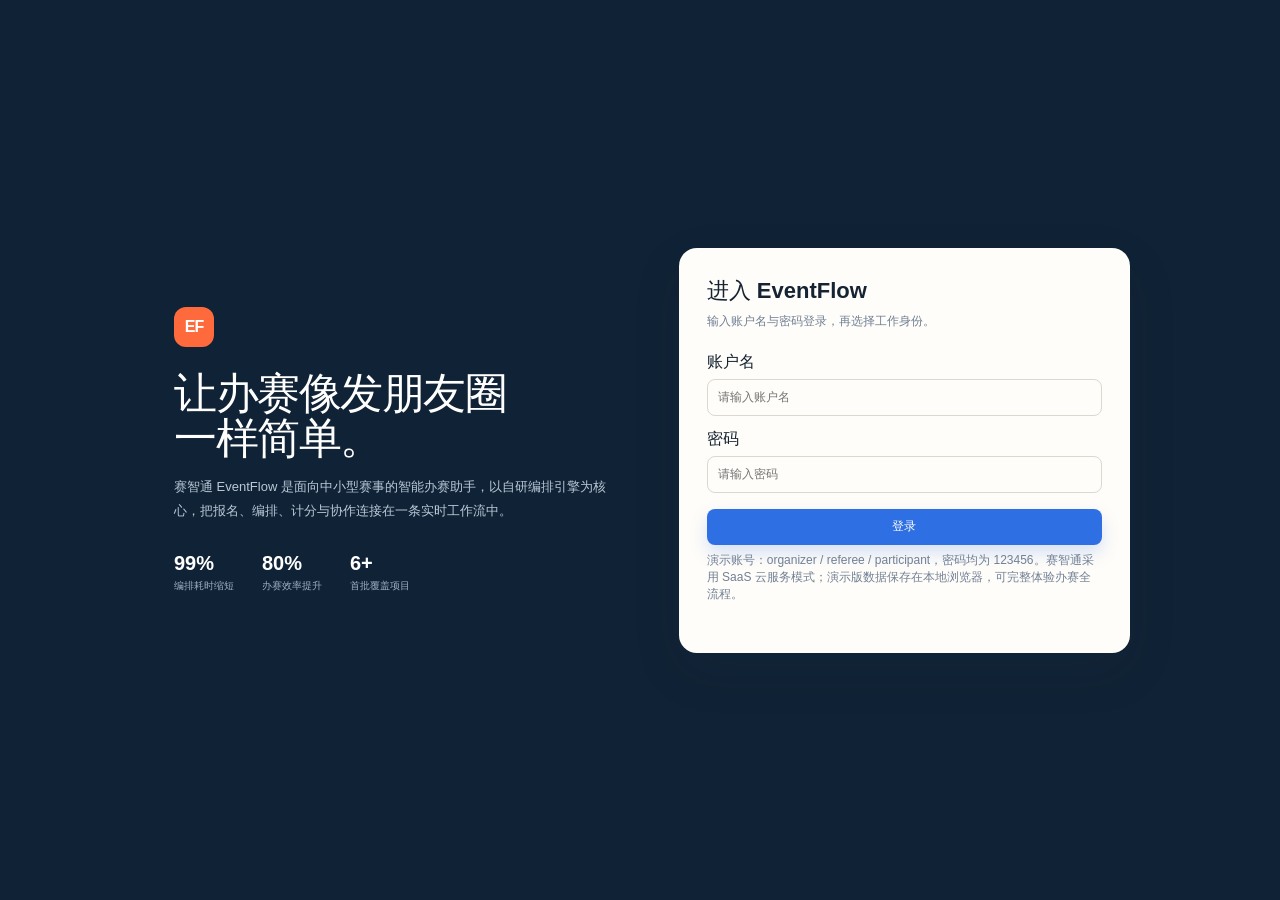
<file: index.html>
<!doctype html><html lang="zh-CN"><head><meta charset="utf-8"><meta name="viewport" content="width=device-width,initial-scale=1"><link rel="icon" href="favicon.svg?v=20260912b" type="image/svg+xml" /><title>赛智通 EventFlow</title><link rel="stylesheet" href="eventflow-app.css?v=20260912b"></head><body class="login-page"><main class="login-layout"><section class="login-copy"><div class="brand-mark">EF</div><h1>让办赛像发朋友圈<br>一样简单。</h1><p>赛智通 EventFlow 是面向中小型赛事的智能办赛助手，以自研编排引擎为核心，把报名、编排、计分与协作连接在一条实时工作流中。</p><div class="login-proof"><div><b>99%</b><span>编排耗时缩短</span></div><div><b>80%</b><span>办赛效率提升</span></div><div><b>6+</b><span>首批覆盖项目</span></div></div></section><section class="login-card"><h2>进入 EventFlow</h2><p>输入账户名与密码登录，再选择工作身份。</p><form id="login-form"><label class="field"><span>账户名</span><input class="ef-input" id="login-account" type="text" placeholder="请输入账户名" autocomplete="username"></label><label class="field" style="margin-top:13px"><span>密码</span><input class="ef-input" id="login-password" type="password" placeholder="请输入密码" autocomplete="current-password"></label><p id="login-error" style="color:var(--red);font-size:11px;margin:10px 0 0;display:none"></p><button class="primary-button" type="submit" style="margin-top:16px">登录</button></form><p class="workspace-note">演示账号：organizer / referee / participant，密码均为 123456。赛智通采用 SaaS 云服务模式；演示版数据保存在本地浏览器，可完整体验办赛全流程。</p></section></main><script src="ef-data.js?v=20260912b"></script><script src="ef-ui.js?v=20260912b"></script><script src="login.js?v=20260912b"></script></body></html>
</file>
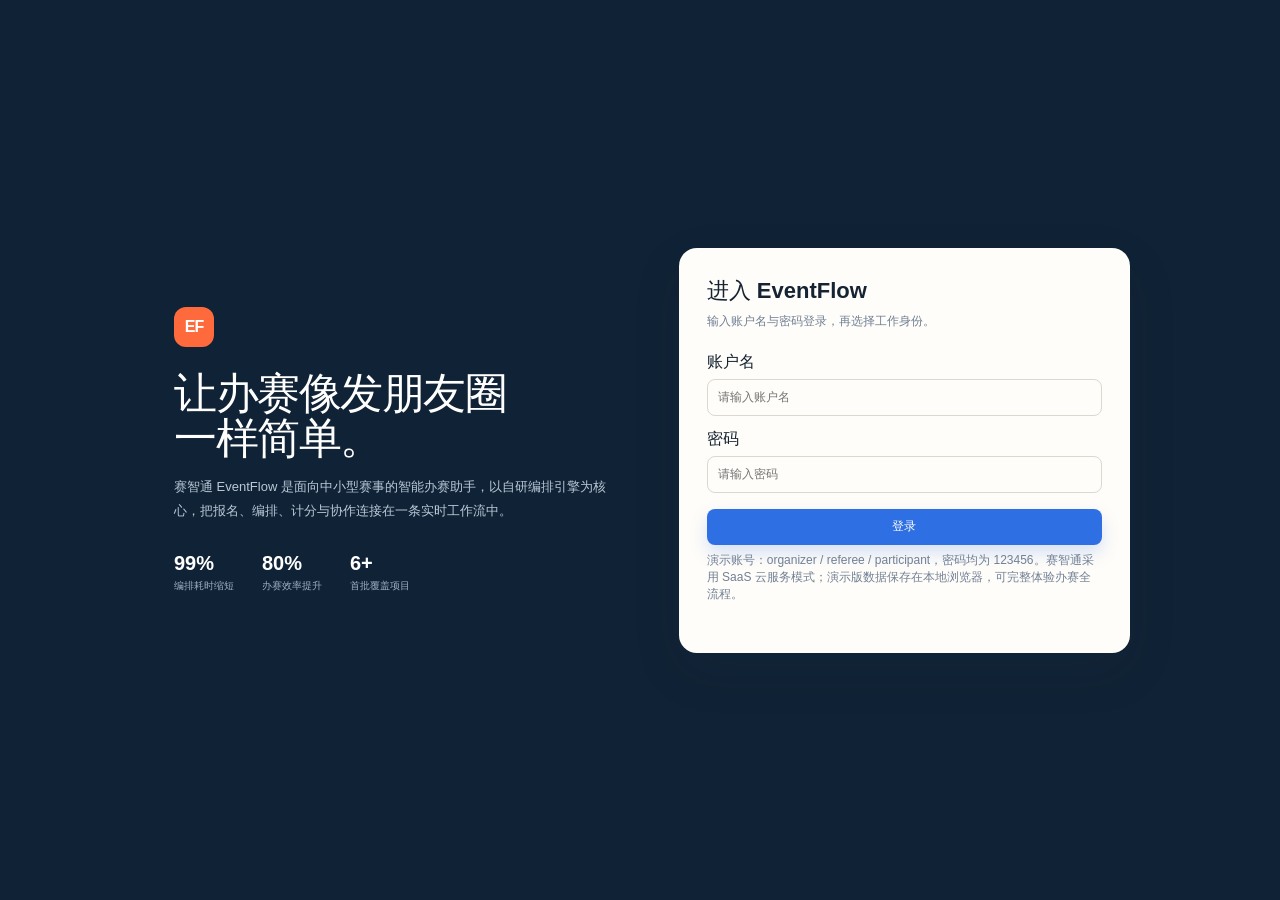
<file: organizer.html>
<!doctype html><html lang="zh-CN"><head><meta charset="utf-8"><meta name="viewport" content="width=device-width,initial-scale=1"><link rel="icon" href="favicon.svg?v=20260912b" type="image/svg+xml" /><title>组织者后台 · EventFlow</title><link rel="stylesheet" href="eventflow-app.css?v=20260912b"></head><body><script src="scheduling-engine.js?v=20260912b"></script><script src="ef-data.js?v=20260912b"></script><script src="ef-ui.js?v=20260912b"></script><script src="organizer.js?v=20260912b"></script></body></html>
</file>
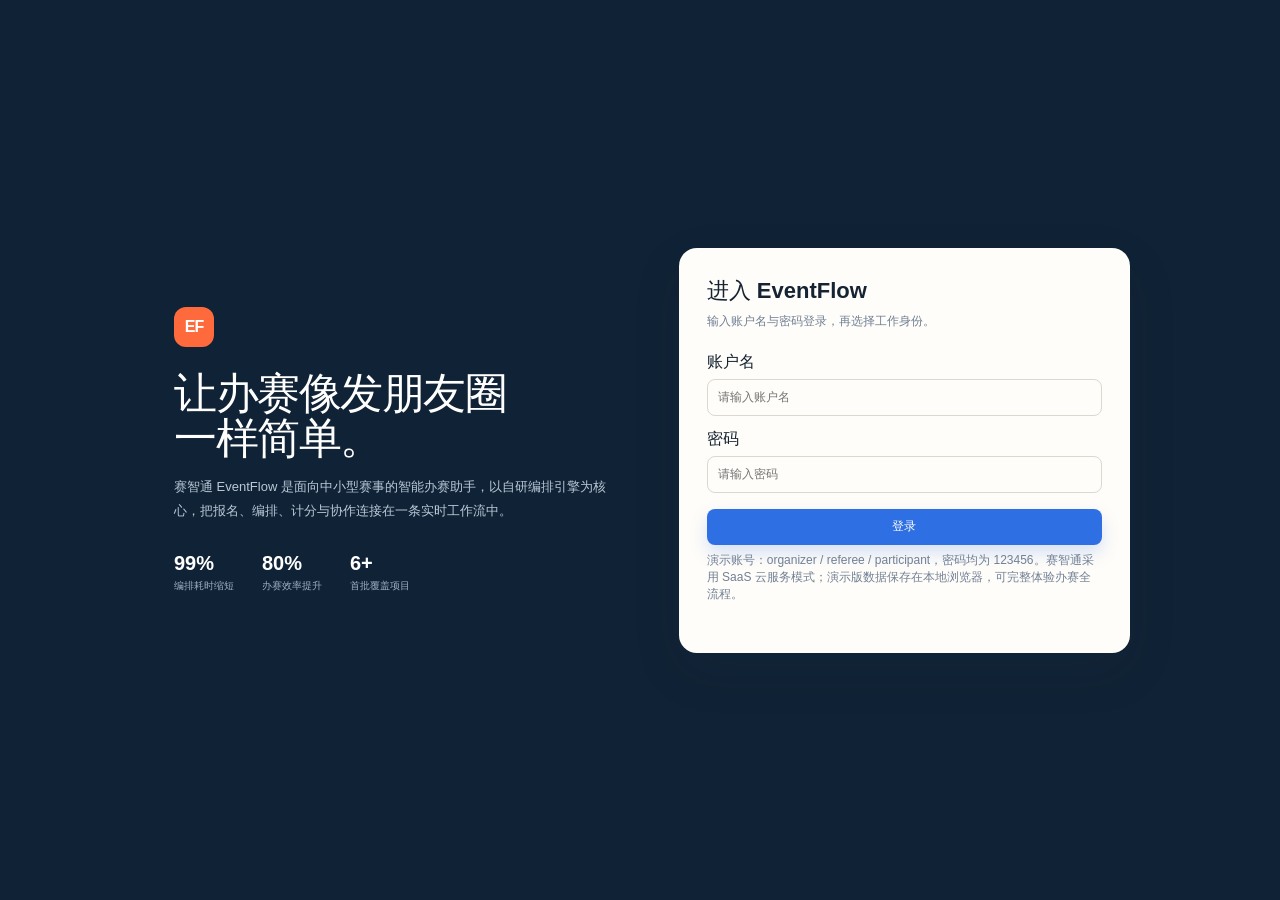
<file: participant.html>
<!doctype html><html lang="zh-CN"><head><meta charset="utf-8"><meta name="viewport" content="width=device-width,initial-scale=1"><link rel="icon" href="favicon.svg?v=20260912b" type="image/svg+xml" /><title>参赛者中心 · EventFlow</title><link rel="stylesheet" href="eventflow-app.css?v=20260912b"></head><body><script src="ef-data.js?v=20260912b"></script><script src="ef-ui.js?v=20260912b"></script><script src="participant.js?v=20260912b"></script></body></html>
</file>
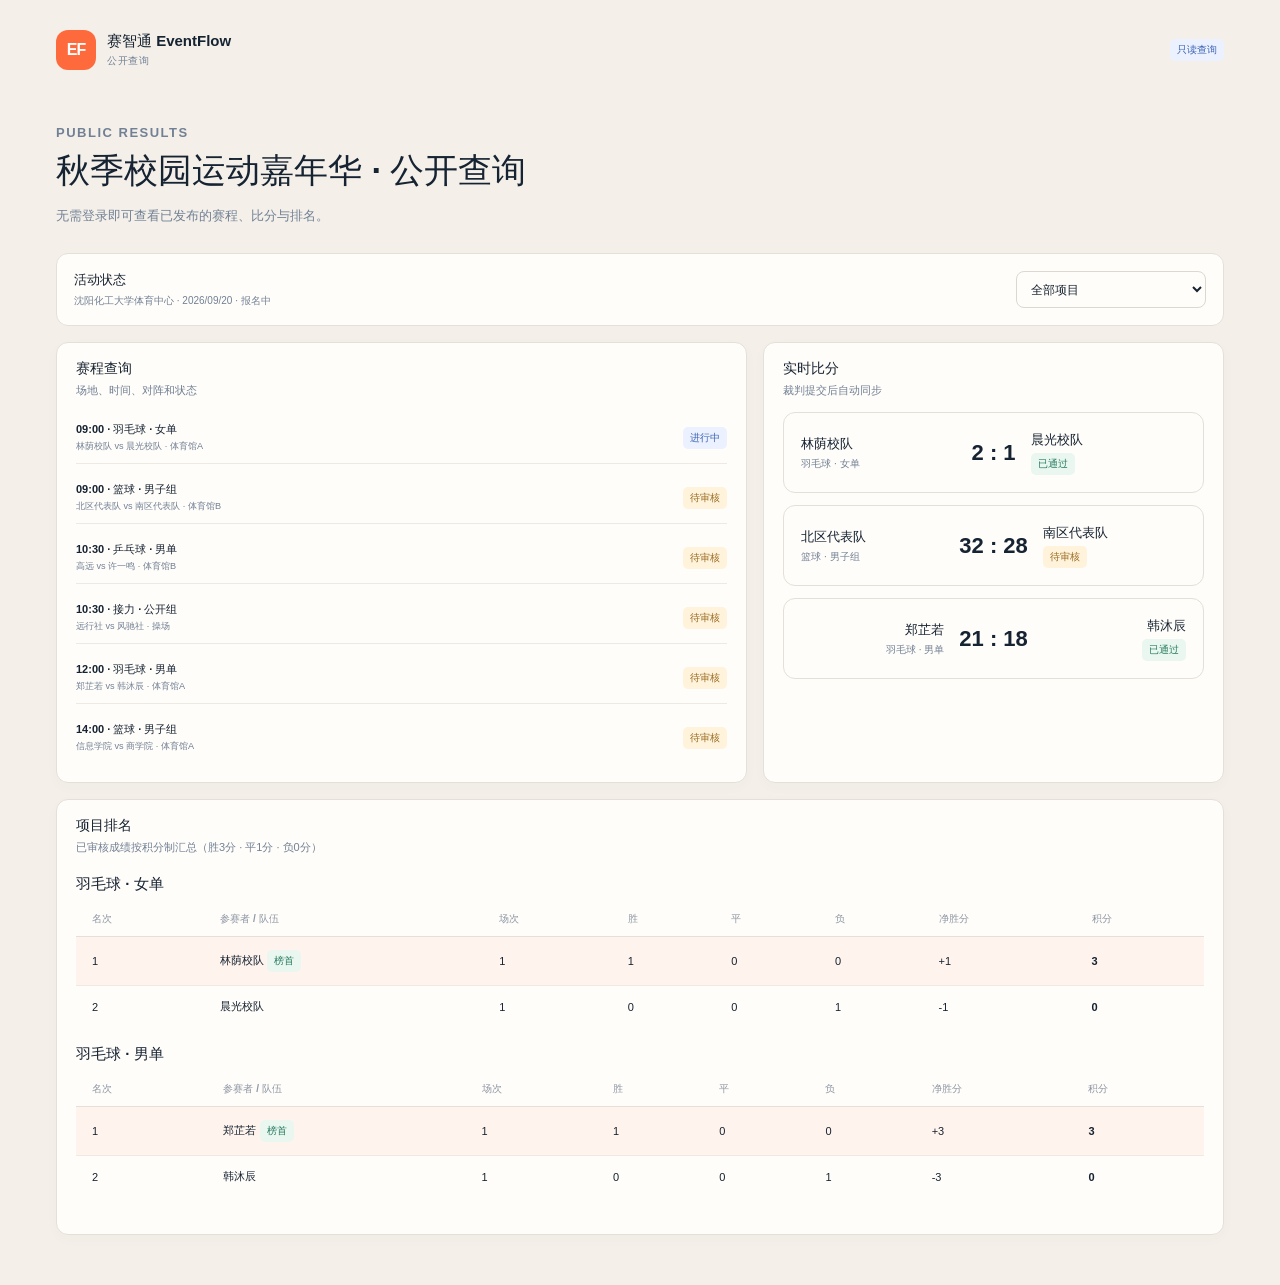
<file: public-results.html>
<!doctype html><html lang="zh-CN"><head><meta charset="utf-8"><meta name="viewport" content="width=device-width,initial-scale=1"><link rel="icon" href="favicon.svg?v=20260912b" type="image/svg+xml" /><title>公开成绩查询 · EventFlow</title><link rel="stylesheet" href="eventflow-app.css?v=20260912b"></head><body><main class="workspace-shell"><header class="workspace-top"><a class="ef-brand" href="index.html"><span class="brand-mark">EF</span><span><b style="color:var(--ink)">赛智通 EventFlow</b><small style="color:var(--muted)">公开查询</small></span></a><span class="status info">只读查询</span></header><div id="public-content"></div></main><script src="ef-data.js?v=20260912b"></script><script src="ef-ui.js?v=20260912b"></script><script src="public-results.js?v=20260912b"></script></body></html>
</file>
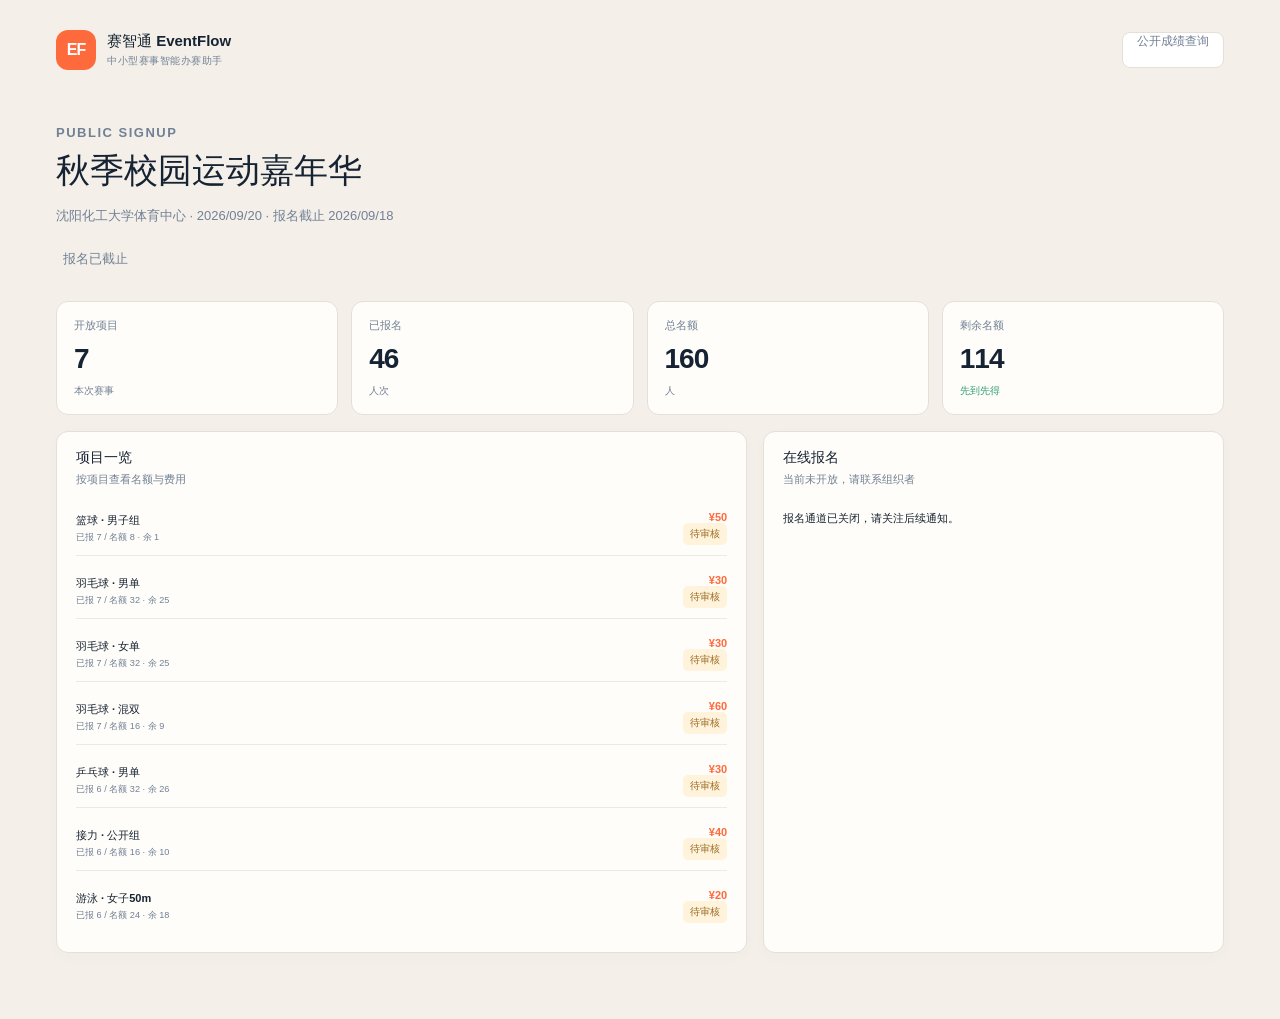
<file: public-signup.html>
<!doctype html><html lang="zh-CN"><head><meta charset="utf-8"><meta name="viewport" content="width=device-width,initial-scale=1"><link rel="icon" href="favicon.svg?v=20260912b" type="image/svg+xml" /><title>赛事报名 · EventFlow</title><link rel="stylesheet" href="eventflow-app.css?v=20260912b"></head><body><main class="workspace-shell"><header class="workspace-top"><a class="ef-brand" href="index.html"><span class="brand-mark">EF</span><span><b style="color:var(--ink)">赛智通 EventFlow</b><small style="color:var(--muted)">中小型赛事智能办赛助手</small></span></a><a class="ghost-button" href="public-results.html?v=20260912b">公开成绩查询</a></header><div id="signup-content"></div></main><script src="ef-data.js?v=20260912b"></script><script src="ef-ui.js?v=20260912b"></script><script src="public-signup.js?v=20260912b"></script></body></html>
</file>
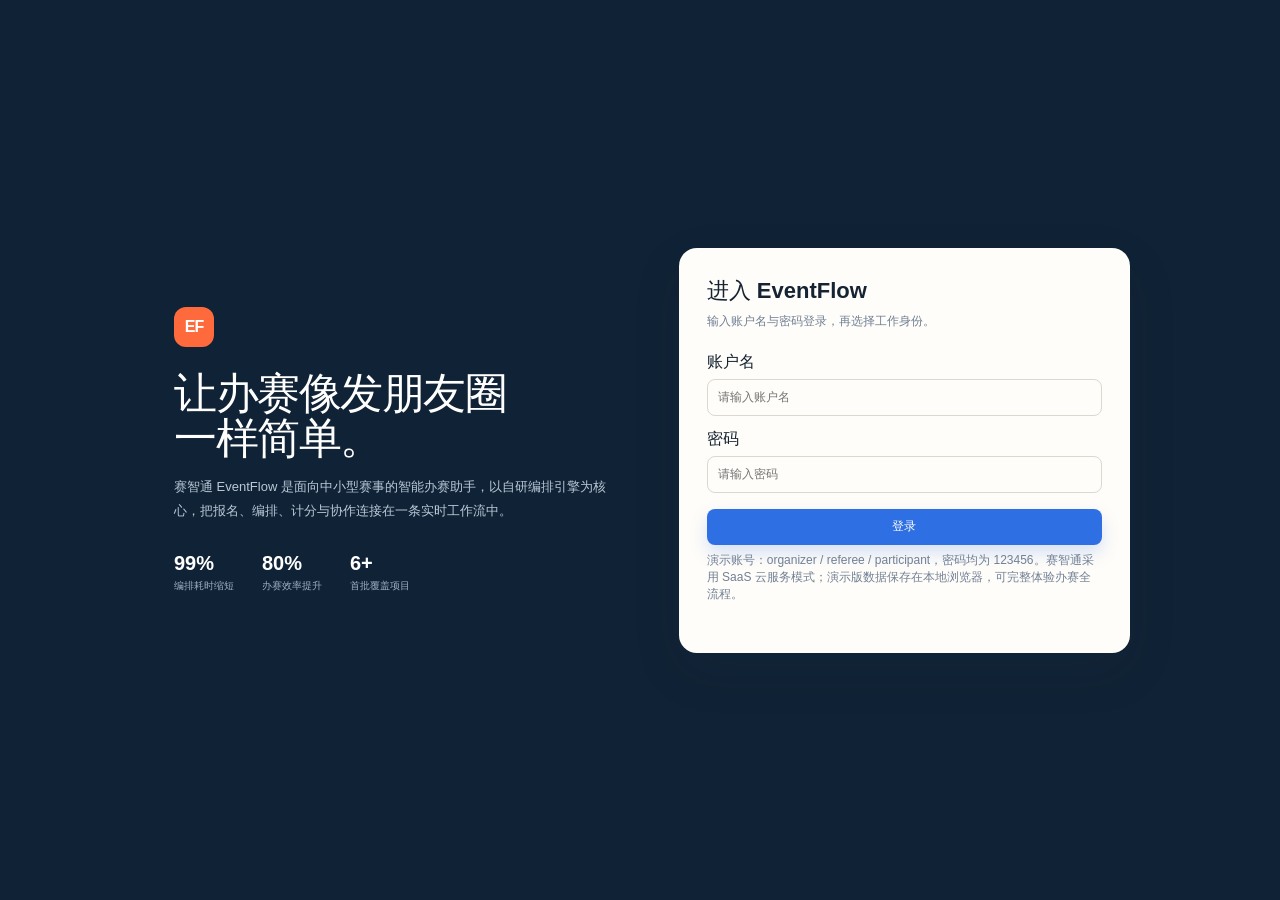
<file: referee.html>
<!doctype html><html lang="zh-CN"><head><meta charset="utf-8"><meta name="viewport" content="width=device-width,initial-scale=1"><link rel="icon" href="favicon.svg?v=20260912b" type="image/svg+xml" /><title>裁判工作台 · EventFlow</title><link rel="stylesheet" href="eventflow-app.css?v=20260912b"></head><body><script src="ef-data.js?v=20260912b"></script><script src="ef-ui.js?v=20260912b"></script><script src="referee.js?v=20260912b"></script></body></html>
</file>
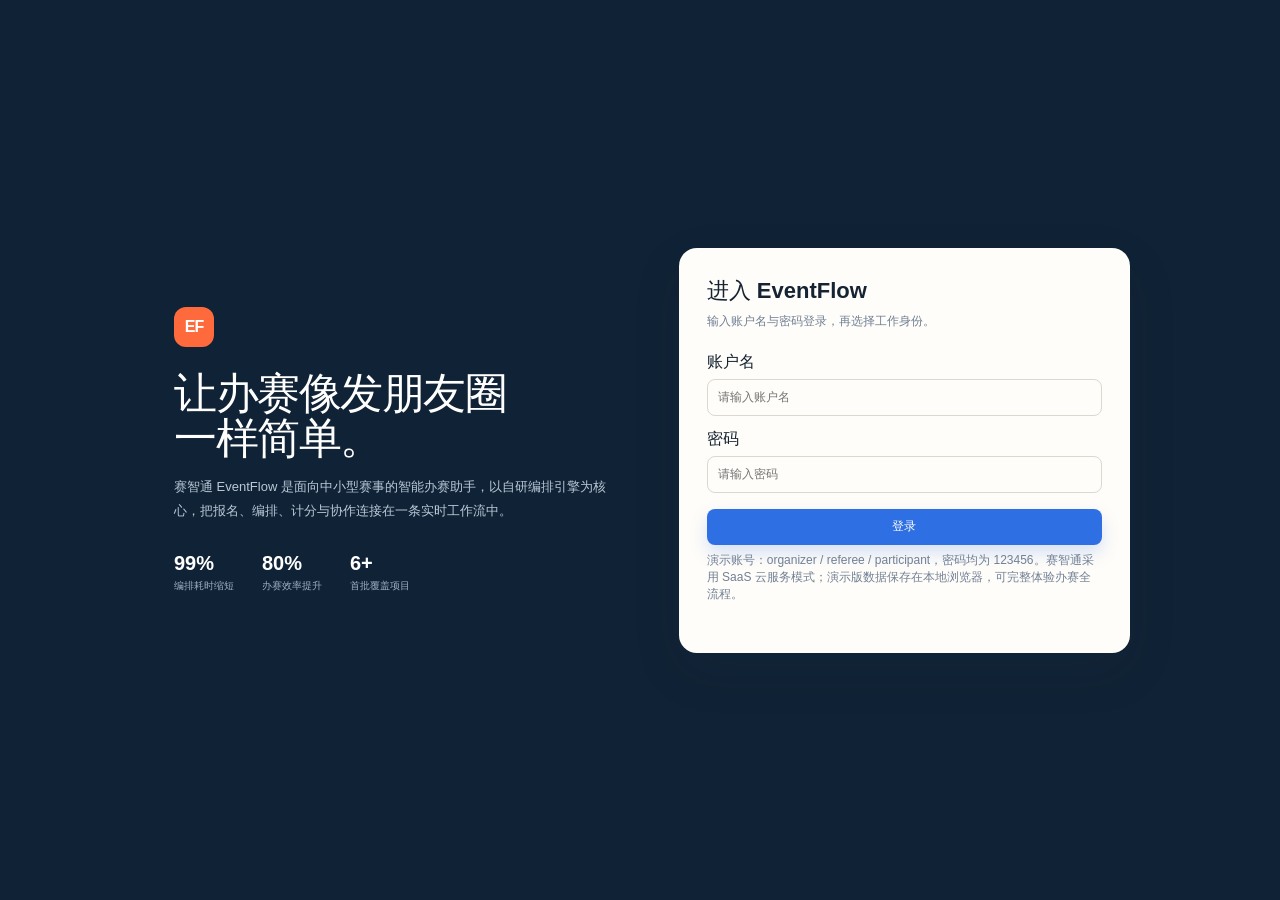
<file: volunteer.html>
<!doctype html><html lang="zh-CN"><head><meta charset="utf-8"><meta name="viewport" content="width=device-width,initial-scale=1"><link rel="icon" href="favicon.svg?v=20260912b" type="image/svg+xml" /><title>志愿者工作台 · EventFlow</title><link rel="stylesheet" href="eventflow-app.css?v=20260912b"></head><body><script src="ef-data.js?v=20260912b"></script><script src="ef-ui.js?v=20260912b"></script><script src="volunteer.js?v=20260912b"></script></body></html>
</file>
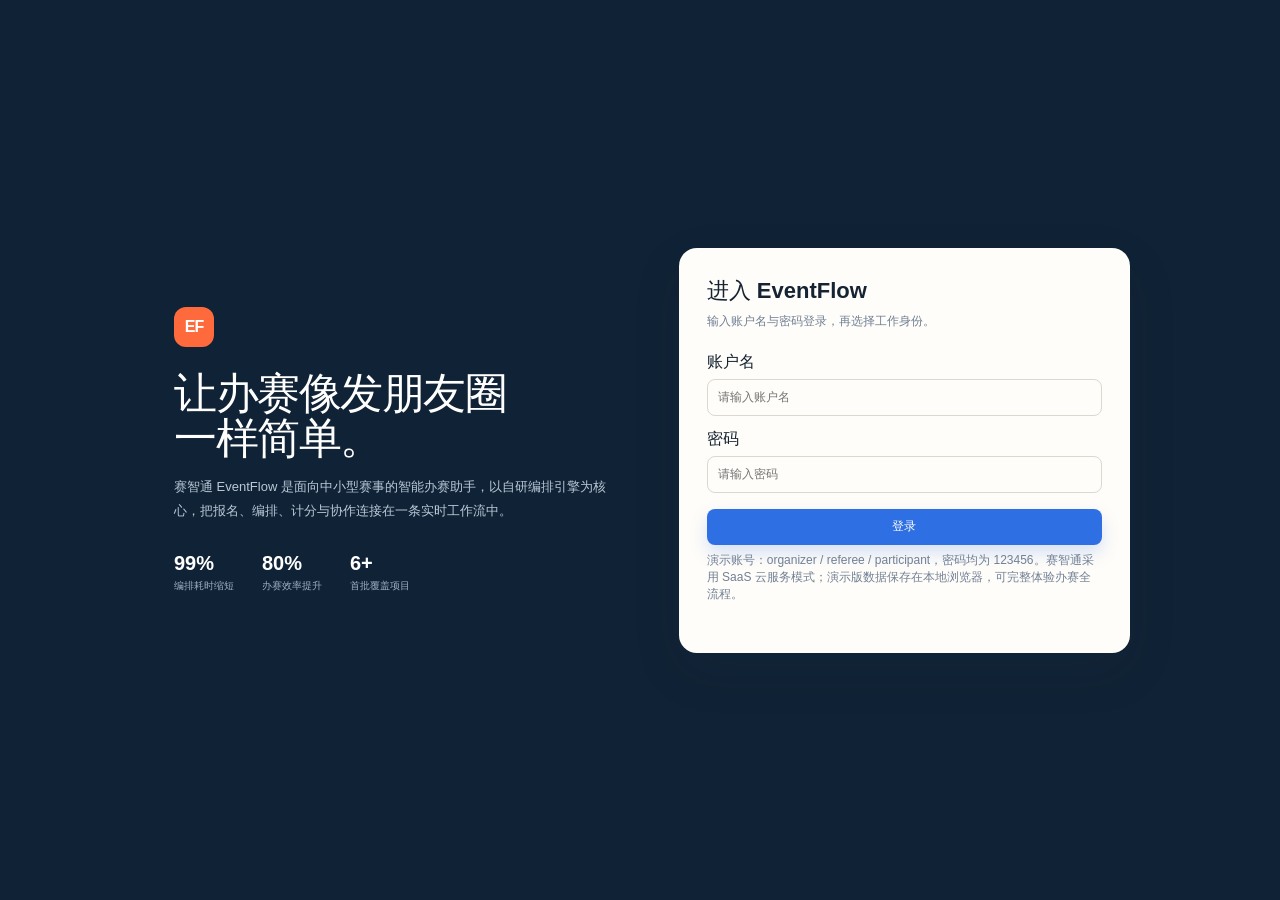
<file: workspace.html>
<!doctype html><html lang="zh-CN"><head><meta charset="utf-8"><meta name="viewport" content="width=device-width,initial-scale=1"><link rel="icon" href="favicon.svg?v=20260912b" type="image/svg+xml" /><title>选择工作身份 · EventFlow</title><link rel="stylesheet" href="eventflow-app.css?v=20260912b"></head><body><main class="workspace-shell"><header class="workspace-top"><a class="ef-brand" href="index.html"><span class="brand-mark">EF</span><span><b style="color:var(--ink)">赛智通 EventFlow</b><small style="color:var(--muted)">中小型赛事智能办赛助手</small></span></a><button class="ghost-button" id="logout">退出登录</button></header><section class="workspace-title"><p class="eyebrow">WORKSPACE</p><h1>选择你的工作身份</h1><p>同一账号可以拥有多种身份，进入不同工作台处理任务。</p></section><section class="event-choice"><div><b id="event-name"></b><span id="event-meta"></span></div><select class="ef-select" id="event-select" style="width:240px"></select></section><section class="role-grid" id="role-grid"></section><p class="workspace-note">身份切换不会清空活动数据，所有操作会同步到共享工作区。</p></main><script src="ef-data.js?v=20260912b"></script><script src="ef-ui.js?v=20260912b"></script><script src="workspace.js?v=20260912b"></script></body></html>
</file>
<file: eventflow-app.css>
:root{--ink:#162332;--muted:#718095;--paper:#fffdf9;--canvas:#f4f0e9;--navy:#102235;--blue:#2f6fe4;--blue-soft:#eaf1ff;--coral:#ff6a3d;--coral-deep:#f0552a;--coral-soft:#fff0ea;--green:#2e9d76;--yellow:#b27b24;--red:#c95353;--line:#e4e0d8;--shadow:0 18px 50px rgba(35,46,64,.10);font-family:Inter,"PingFang SC","Microsoft YaHei",sans-serif;color:var(--ink);font-synthesis:none}*{box-sizing:border-box}body{margin:0;background:var(--canvas);color:var(--ink)}button,input,select,textarea{font:inherit}button{cursor:pointer}a{text-decoration:none;color:inherit}.ef-shell{min-height:100vh;display:grid;grid-template-columns:252px 1fr}.ef-sidebar{background:var(--navy);color:#dfe8f2;padding:24px 17px;display:flex;flex-direction:column}.ef-brand{display:flex;align-items:center;gap:11px;padding:4px 10px 24px}.brand-mark{width:40px;height:40px;border-radius:12px;display:grid;place-items:center;background:var(--coral);color:#fff;font-weight:800;letter-spacing:-1px}.ef-brand b{display:block;color:#fff;font-size:15px}.ef-brand small{display:block;color:#91a4ba;font-size:10px;margin-top:3px;letter-spacing:.5px}.ef-side-event{margin:0 4px 23px;padding:13px;border:1px solid rgba(255,255,255,.1);border-radius:12px;background:rgba(255,255,255,.055)}.ef-side-event small{color:#91a4ba;font-size:10px;display:block}.ef-side-event strong{display:block;color:#fff;font-size:12px;line-height:1.45;margin:5px 0}.ef-side-event span{color:#aab8c9;font-size:10px}.ef-nav{display:grid;gap:5px}.ef-nav a{display:flex;align-items:center;gap:10px;padding:11px 12px;border-radius:9px;color:#aab8c9;font-size:12px}.ef-nav a:hover,.ef-nav a.active{color:#fff;background:#213b58}.ef-nav a.active{box-shadow:inset 3px 0 var(--coral)}.nav-glyph{width:18px;color:#89a0b8;text-align:center}.ef-sidebar-foot{margin-top:auto;padding:16px 8px 0;border-top:1px solid rgba(255,255,255,.1);display:flex;gap:9px;align-items:center}.ef-sidebar-foot b{display:block;color:#fff;font-size:11px}.ef-sidebar-foot small{color:#8fa1b6;font-size:10px}.avatar{width:30px;height:30px;border-radius:50%;display:grid;place-items:center;background:#d7e6ff;color:#2f5d9f;font-weight:700;font-size:12px}.icon-button{border:1px solid var(--line);background:transparent;color:var(--muted);border-radius:8px;width:34px;height:34px;display:grid;place-items:center}.ef-sidebar .icon-button{margin-left:auto;border-color:rgba(255,255,255,.16);color:#a9b7c9}.ef-main{min-width:0}.ef-topbar{height:92px;background:rgba(255,253,249,.94);border-bottom:1px solid var(--line);display:flex;align-items:center;justify-content:space-between;padding:0 36px;gap:20px}.ef-breadcrumb{font-size:10px;color:var(--muted);letter-spacing:1px;text-transform:uppercase}.ef-topbar h1{margin:5px 0 0;font-size:25px;letter-spacing:-.5px}.ef-top-actions{display:flex;align-items:center;gap:9px}.top-user{border-left:1px solid var(--line);padding-left:13px;font-size:11px;color:var(--muted)}.ghost-button,.primary-button,.secondary-button{height:36px;border-radius:8px;padding:0 14px;font-size:12px;font-weight:650;border:1px solid var(--line);background:#fff;color:var(--muted)}.primary-button{border:0;background:var(--blue);color:#fff;box-shadow:0 8px 18px rgba(47,111,228,.2)}.primary-button.coral{background:var(--coral);box-shadow:0 8px 18px rgba(239,121,91,.2)}.secondary-button{color:var(--blue);background:var(--blue-soft);border-color:#cfdbf7}.ef-content{padding:30px 36px 48px;max-width:1500px;margin:auto}.ef-toolbar{display:flex;align-items:flex-end;justify-content:space-between;gap:18px;margin-bottom:22px}.ef-toolbar p{margin:7px 0 0;color:var(--muted);font-size:12px}.eyebrow{margin:0 0 8px;font-size:10px;letter-spacing:1.5px;text-transform:uppercase;color:var(--coral);font-weight:800}.ef-actions{display:flex;gap:8px;flex-wrap:wrap;justify-content:flex-end}.metric-grid{display:grid;grid-template-columns:repeat(4,minmax(0,1fr));gap:13px;margin-bottom:16px}.metric{background:var(--paper);border:1px solid var(--line);border-radius:12px;padding:16px 17px;min-height:112px}.metric small{display:block;color:var(--muted);font-size:11px}.metric strong{display:block;font-size:28px;letter-spacing:-1px;margin:10px 0 5px}.metric span{font-size:10px;color:var(--muted)}.metric .up{color:var(--green);font-weight:700}.panel{background:var(--paper);border:1px solid var(--line);border-radius:12px;box-shadow:0 4px 14px rgba(35,46,64,.025)}.panel-head{padding:17px 19px 14px;display:flex;align-items:center;justify-content:space-between;gap:12px}.panel-head h2{margin:0;font-size:14px}.panel-head p{margin:5px 0 0;color:var(--muted);font-size:11px}.panel-body{padding:0 19px 19px}.grid-2{display:grid;grid-template-columns:minmax(0,1.2fr) minmax(300px,.8fr);gap:16px;margin-bottom:16px}.grid-3{display:grid;grid-template-columns:repeat(3,minmax(0,1fr));gap:13px}.table-wrap{overflow-x:auto}table{width:100%;border-collapse:collapse;min-width:620px}th{font-size:10px;font-weight:600;color:#8b95a3;text-align:left;padding:10px 16px;border-bottom:1px solid var(--line);white-space:nowrap}td{font-size:11px;padding:13px 16px;border-bottom:1px solid #edeae4;white-space:nowrap}tr:last-child td{border-bottom:0}.person{display:inline-flex;gap:8px;align-items:center}.person .avatar{width:24px;height:24px;font-size:9px}.status{display:inline-flex;padding:4px 7px;border-radius:5px;font-size:10px;font-weight:700}.status.success{color:#287b60;background:#e9f7f0}.status.warning{color:#9a6a20;background:#fff3dc}.status.info{color:#3c63b4;background:#ebf1ff}.status.danger{color:#b14f4f;background:#fff0f0}.status.neutral{color:#6f7d8e;background:#edf0f3}.row-link{border:0;background:transparent;color:var(--blue);font-size:11px;padding:0}.filterbar{display:flex;align-items:center;justify-content:space-between;gap:12px;flex-wrap:wrap;margin-bottom:14px}.filters{display:flex;gap:5px;flex-wrap:wrap}.filter{border:1px solid var(--line);background:#fff;border-radius:7px;padding:7px 10px;font-size:11px;color:var(--muted)}.filter.active{color:var(--blue);border-color:#c9d8f4;background:var(--blue-soft)}.ef-input,.ef-select,.ef-textarea{width:100%;border:1px solid #dcd8cf;border-radius:8px;background:#fffdf9;min-height:37px;padding:9px 10px;color:var(--ink);outline:0;font-size:12px}.ef-textarea{min-height:85px;resize:vertical}.field-grid{display:grid;grid-template-columns:1fr 1fr;gap:13px}.field{display:grid;gap:6px}.field.full{grid-column:1/-1}.field label{color:var(--muted);font-size:11px}.ef-overlay{position:fixed;inset:0;display:none;place-items:center;padding:20px;background:rgba(16,34,53,.48);z-index:30}.ef-overlay.is-open{display:grid}.ef-modal{width:min(600px,100%);max-height:90vh;overflow:auto;background:var(--paper);border-radius:15px;box-shadow:var(--shadow);padding:23px}.drawer-backdrop{position:fixed;inset:0;display:none;background:rgba(16,34,53,.34);z-index:30}.drawer-backdrop.is-open{display:block}.ef-drawer{position:fixed;right:0;top:0;bottom:0;width:min(470px,100%);background:var(--paper);box-shadow:var(--shadow);z-index:31;transform:translateX(100%);transition:transform .25s ease;padding:22px;overflow:auto}.ef-drawer.is-open{transform:translateX(0)}.drawer-head{display:flex;justify-content:space-between;align-items:flex-start;gap:10px;margin-bottom:20px}.drawer-head h2{margin:4px 0 0;font-size:20px}.drawer-head small{color:var(--muted);font-size:10px}.form-actions{display:flex;justify-content:flex-end;gap:8px;margin-top:20px}.help-list{display:grid;gap:8px;margin-top:14px}.help-list button{border:1px solid var(--line);background:#fff;border-radius:9px;padding:12px;text-align:left}.help-list b{display:block;font-size:12px}.help-list span{display:block;color:var(--muted);font-size:11px;margin-top:4px}.ef-toast{position:fixed;right:28px;bottom:28px;z-index:50;background:var(--navy);color:#fff;padding:11px 14px;border-radius:8px;font-size:12px;opacity:0;transform:translateY(12px);pointer-events:none;transition:.2s}.ef-toast.show{opacity:1;transform:translateY(0)}.hero-panel{background:#18334e;color:#fff;border-radius:16px;padding:25px;min-height:180px;position:relative;overflow:hidden}.hero-panel h2{font-size:25px;margin:4px 0 9px;max-width:540px}.hero-panel p{font-size:12px;color:#c9d7e5;max-width:560px;line-height:1.7;margin:0}.hero-panel .hero-actions{margin-top:19px;display:flex;gap:8px}.hero-panel .ghost-button{background:rgba(255,255,255,.1);border-color:rgba(255,255,255,.25);color:#fff}.mini-list{display:grid;gap:8px}.mini-row{display:flex;justify-content:space-between;align-items:center;padding:10px 0;border-bottom:1px solid #edeae4;font-size:11px}.mini-row:last-child{border:0}.mini-row small{color:var(--muted);display:block;margin-top:3px}.progress{height:7px;background:#ece9e3;border-radius:5px;overflow:hidden}.progress i{display:block;height:100%;background:var(--blue);border-radius:inherit}.timeline{display:grid;gap:8px}.timeline-item{display:grid;grid-template-columns:72px 1fr auto;gap:10px;padding:11px 0;border-bottom:1px solid #edeae4;align-items:start}.timeline-item:last-child{border:0}.timeline-item time{font-size:10px;color:var(--muted)}.timeline-item b{font-size:11px}.timeline-item small{display:block;color:var(--muted);font-size:10px;margin-top:3px}.score-controls{display:flex;align-items:center;gap:8px}.score-controls button{width:38px;height:36px;border:1px solid #cfdbf7;background:var(--blue-soft);color:var(--blue);border-radius:8px;font-size:18px}.score-value{font-size:22px;font-weight:800;min-width:35px;text-align:center}.score-board{display:grid;gap:12px}.score-team{display:grid;grid-template-columns:1fr auto 1fr;align-items:center;gap:15px;padding:17px;border:1px solid var(--line);border-radius:12px}.score-team:last-child{text-align:right}.score-team b{font-size:13px}.score-team small{display:block;color:var(--muted);font-size:10px;margin-top:4px}.schedule-board{display:grid;grid-template-columns:72px repeat(3,minmax(130px,1fr));min-width:560px}.schedule-board>div{min-height:68px;border-top:1px solid #edeae4;border-left:1px solid #edeae4;padding:9px;font-size:10px}.schedule-board>div:nth-child(-n+4){background:#f8f6f1;color:var(--muted);border-top:0}.schedule-slot{background:var(--blue-soft);border:1px solid #ccd9f7!important;border-radius:8px;color:#365da9}.schedule-slot strong{display:block;font-size:10px}.schedule-slot small{display:block;margin-top:4px;opacity:.8}.task-card,.notice-card{padding:14px;border:1px solid var(--line);border-radius:10px;background:#fff}.task-card b,.notice-card b{display:block;font-size:12px}.task-card p,.notice-card p{font-size:11px;line-height:1.6;color:var(--muted);margin:7px 0}.task-foot{display:flex;justify-content:space-between;align-items:center}.notice-card small{font-size:10px;color:#98a1ad}.login-page{min-height:100vh;background:var(--navy);display:grid;place-items:center;padding:25px}.login-layout{width:min(980px,100%);display:grid;grid-template-columns:1.05fr .95fr;gap:30px;align-items:center}.login-copy{color:#fff;padding:24px}.login-copy .brand-mark{margin-bottom:24px}.login-copy h1{font-size:43px;letter-spacing:-1.5px;line-height:1.05;margin:0 0 14px}.login-copy p{color:#b9c9d9;line-height:1.8;font-size:13px;max-width:460px}.login-proof{display:flex;gap:28px;margin-top:30px}.login-proof b{display:block;font-size:20px}.login-proof span{color:#9db0c4;font-size:10px}.login-card{background:var(--paper);border-radius:18px;padding:28px;box-shadow:var(--shadow)}.login-card h2{margin:0;font-size:22px}.login-card p{font-size:12px;color:var(--muted);margin:7px 0 22px}.account-list{display:grid;gap:8px;margin:12px 0 17px}.account-option{display:flex;align-items:center;gap:10px;border:1px solid var(--line);background:#fff;border-radius:9px;padding:11px;text-align:left}.account-option.selected{border-color:#9cb7ec;background:var(--blue-soft)}.account-option b{font-size:12px}.account-option small{display:block;color:var(--muted);font-size:10px;margin-top:3px}.login-card .primary-button{width:100%;justify-content:center}.role-grid{display:grid;grid-template-columns:repeat(4,1fr);gap:12px;margin-top:20px}.role-card{border:1px solid var(--line);background:#fff;border-radius:12px;text-align:left;padding:15px;min-height:140px}.role-card:hover{border-color:#9cb7ec;box-shadow:0 8px 18px rgba(47,111,228,.1)}.role-card .role-icon{width:35px;height:35px;display:grid;place-items:center;border-radius:10px;background:var(--blue-soft);color:var(--blue);font-weight:800;margin-bottom:17px}.role-card b{display:block;font-size:13px}.role-card span{display:block;color:var(--muted);font-size:10px;line-height:1.5;margin-top:5px}.workspace-shell{min-height:100vh;padding:30px 36px 50px;max-width:1240px;margin:auto}.workspace-top{display:flex;justify-content:space-between;align-items:center}.workspace-top .ef-brand{padding:0}.workspace-title{margin-top:55px}.workspace-title h1{font-size:34px;margin:0}.workspace-title p{color:var(--muted);font-size:13px}.event-choice{margin-top:28px;padding:17px;border:1px solid var(--line);background:var(--paper);border-radius:12px;display:flex;align-items:center;justify-content:space-between}.event-choice b{display:block;font-size:13px}.event-choice span{display:block;color:var(--muted);font-size:10px;margin-top:5px}.workspace-note{margin-top:34px;color:var(--muted);font-size:11px}.mobile-frame{max-width:760px;margin:auto}@media(max-width:1050px){.ef-shell{grid-template-columns:218px 1fr}.ef-content{padding:24px}.grid-2{grid-template-columns:1fr}.login-layout{grid-template-columns:1fr}.login-copy{padding:8px}.login-copy h1{font-size:36px}}@media(max-width:760px){.ef-shell{display:block}.ef-sidebar{padding:11px 12px;position:sticky;top:0;z-index:20}.ef-brand{padding:3px 4px 10px}.ef-side-event,.ef-sidebar-foot{display:none}.ef-nav{display:flex;overflow-x:auto;gap:4px}.ef-nav a{white-space:nowrap;padding:8px 10px;font-size:11px}.ef-nav a.active{box-shadow:inset 0 -2px var(--coral)}.ef-topbar{height:78px;padding:0 15px}.ef-topbar h1{font-size:20px}.top-user{display:none}.ef-content{padding:20px 15px 35px}.ef-toolbar{display:block}.ef-actions{justify-content:flex-start;margin-top:16px}.metric-grid{grid-template-columns:1fr 1fr;gap:9px}.metric{min-height:100px;padding:13px}.metric strong{font-size:22px}.grid-3{grid-template-columns:1fr}.search-input{width:100%}.field-grid{grid-template-columns:1fr}.field.full{grid-column:auto}.role-grid{grid-template-columns:1fr 1fr}.workspace-shell{padding:20px 15px}.workspace-title{margin-top:36px}.workspace-title h1{font-size:28px}.event-choice{align-items:flex-start;gap:10px;flex-direction:column}.login-page{padding:15px}.login-copy{display:none}.login-card{padding:22px}.login-card h2{font-size:20px}.schedule-board{min-width:530px}.score-team{grid-template-columns:1fr;gap:10px;text-align:center!important}.score-team>div:last-child{text-align:center}.ef-drawer{width:100%}.timeline-item{grid-template-columns:55px 1fr}.timeline-item .status{grid-column:2}}
</file>
